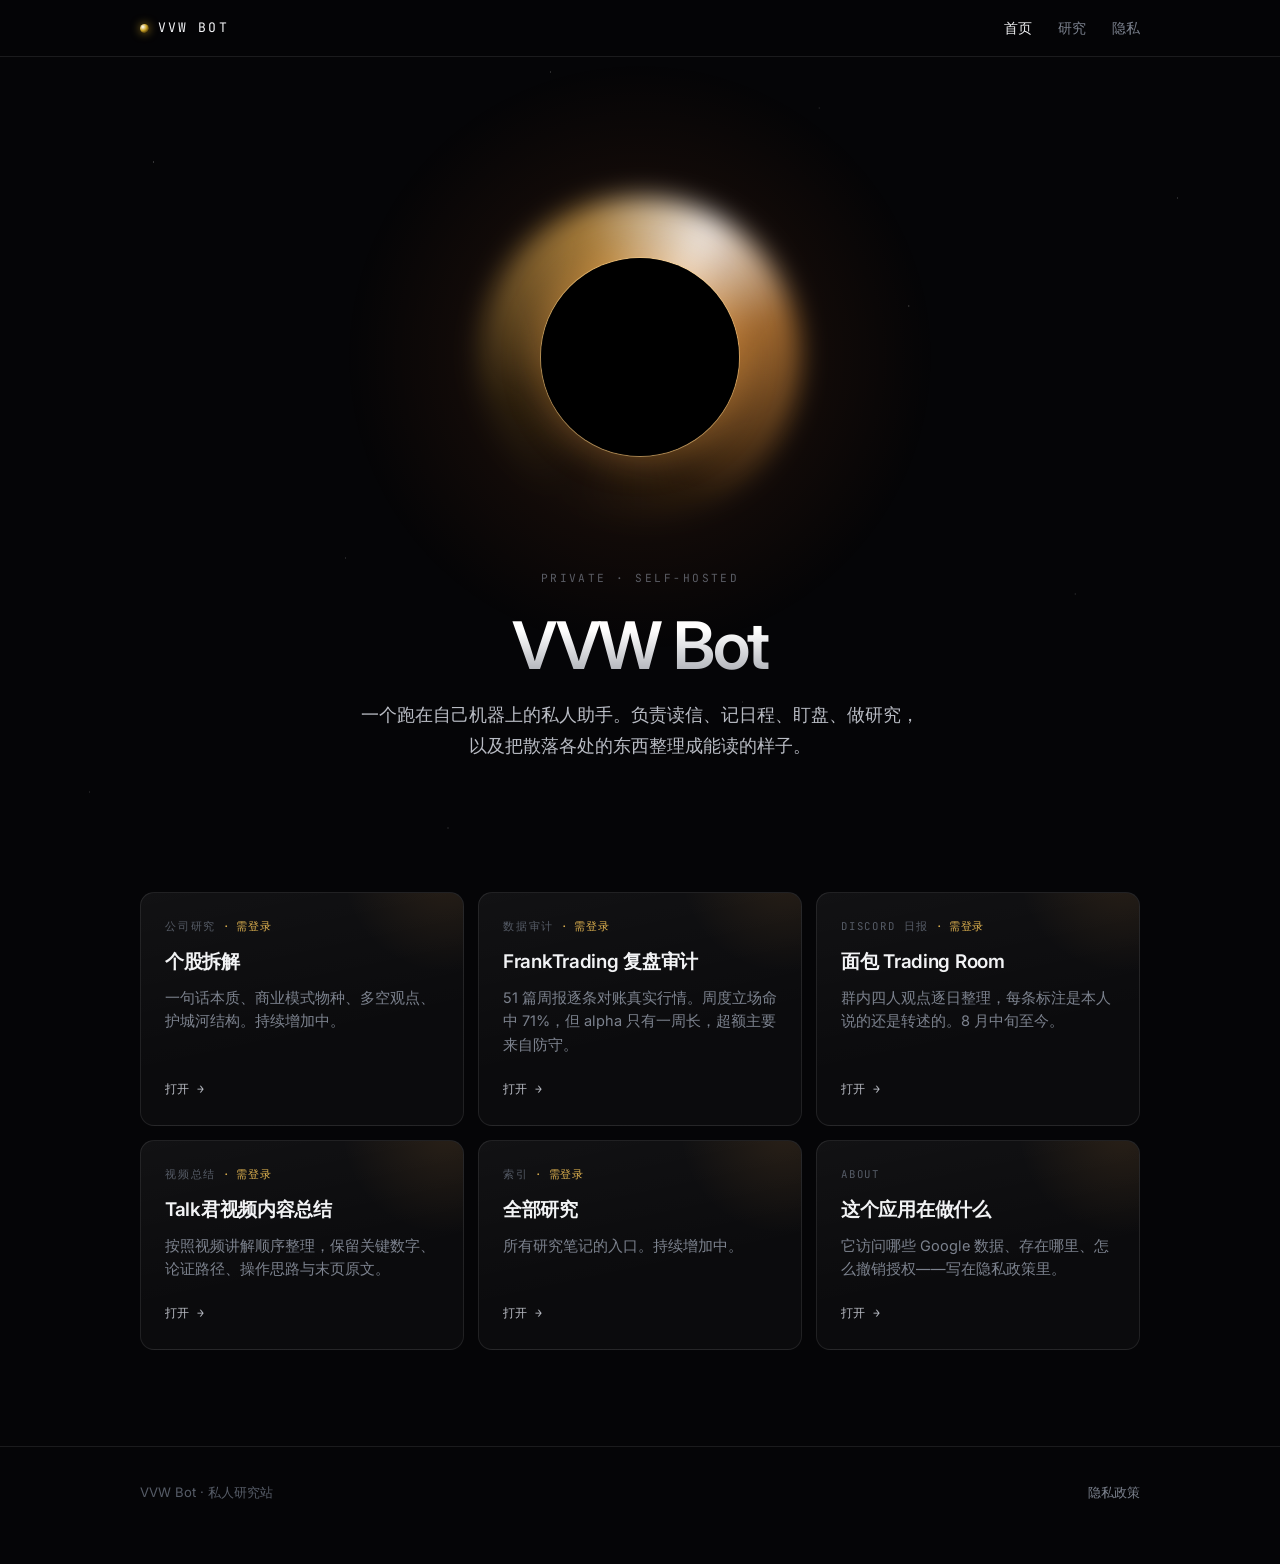
<file: public/index.html>
<!doctype html>
<html lang="zh-CN">
<head>
<meta charset="utf-8">
<meta name="viewport" content="width=device-width, initial-scale=1">
<meta name="description" content="VVW Bot — a private, self-hosted personal assistant.">
<title>VVW Bot</title>
<link rel="preconnect" href="https://fonts.googleapis.com">
<link rel="preconnect" href="https://fonts.gstatic.com" crossorigin>
<link rel="stylesheet" href="https://fonts.googleapis.com/css2?family=Inter:wght@400;500;600&family=JetBrains+Mono:wght@400;500&display=swap">
<link rel="stylesheet" href="/assets/site.css">
</head>
<body>
<div class="stars"></div>
<div class="shell">

<header class="topbar">
  <div class="wrap">
    <a class="brand" href="/"><span class="dot"></span>VVW Bot</a>
    <nav>
      <a href="/" aria-current="page">首页</a>
      <a href="/research/">研究</a>
      <a href="/privacy">隐私</a>
    </nav>
  </div>
</header>

<main>
  <section class="hero">
    <div class="wrap">
      <div class="singularity"><span class="halo-glow"></span></div>
      <div class="eyebrow">Private · Self-hosted</div>
      <h1>VVW Bot</h1>
      <p class="lede">一个跑在自己机器上的私人助手。负责读信、记日程、盯盘、做研究，
      以及把散落各处的东西整理成能读的样子。</p>
    </div>
  </section>

  <section class="wrap">
    <div class="deck">
      <a class="tile locked" href="/research/companies/">
        <span class="k">公司研究</span>
        <h3>个股拆解</h3>
        <p>一句话本质、商业模式物种、多空观点、护城河结构。持续增加中。</p>
        <span class="go">打开 →</span>
      </a>

      <a class="tile locked" href="/research/frank">
        <span class="k">数据审计</span>
        <h3>FrankTrading 复盘审计</h3>
        <p>51 篇周报逐条对账真实行情。周度立场命中 71%，但 alpha 只有一周长，超额主要来自防守。</p>
        <span class="go">打开 →</span>
      </a>

      <a class="tile locked" href="/research/tradingroom/">
        <span class="k">Discord 日报</span>
        <h3>面包 Trading Room</h3>
        <p>群内四人观点逐日整理，每条标注是本人说的还是转述的。8 月中旬至今。</p>
        <span class="go">打开 →</span>
      </a>

      <a class="tile locked" href="/research/talkjun/">
        <span class="k">视频总结</span>
        <h3>Talk君视频内容总结</h3>
        <p>按照视频讲解顺序整理，保留关键数字、论证路径、操作思路与末页原文。</p>
        <span class="go">打开 →</span>
      </a>

      <a class="tile locked" href="/research/">
        <span class="k">索引</span>
        <h3>全部研究</h3>
        <p>所有研究笔记的入口。持续增加中。</p>
        <span class="go">打开 →</span>
      </a>

      <a class="tile" href="/privacy">
        <span class="k">About</span>
        <h3>这个应用在做什么</h3>
        <p>它访问哪些 Google 数据、存在哪里、怎么撤销授权——写在隐私政策里。</p>
        <span class="go">打开 →</span>
      </a>
    </div>
  </section>
</main>

<footer class="site">
  <div class="wrap">
    <span>VVW Bot · 私人研究站</span>
    <span class="sp"><a href="/privacy">隐私政策</a></span>
  </div>
</footer>

</div>
</body>
</html>
</file>
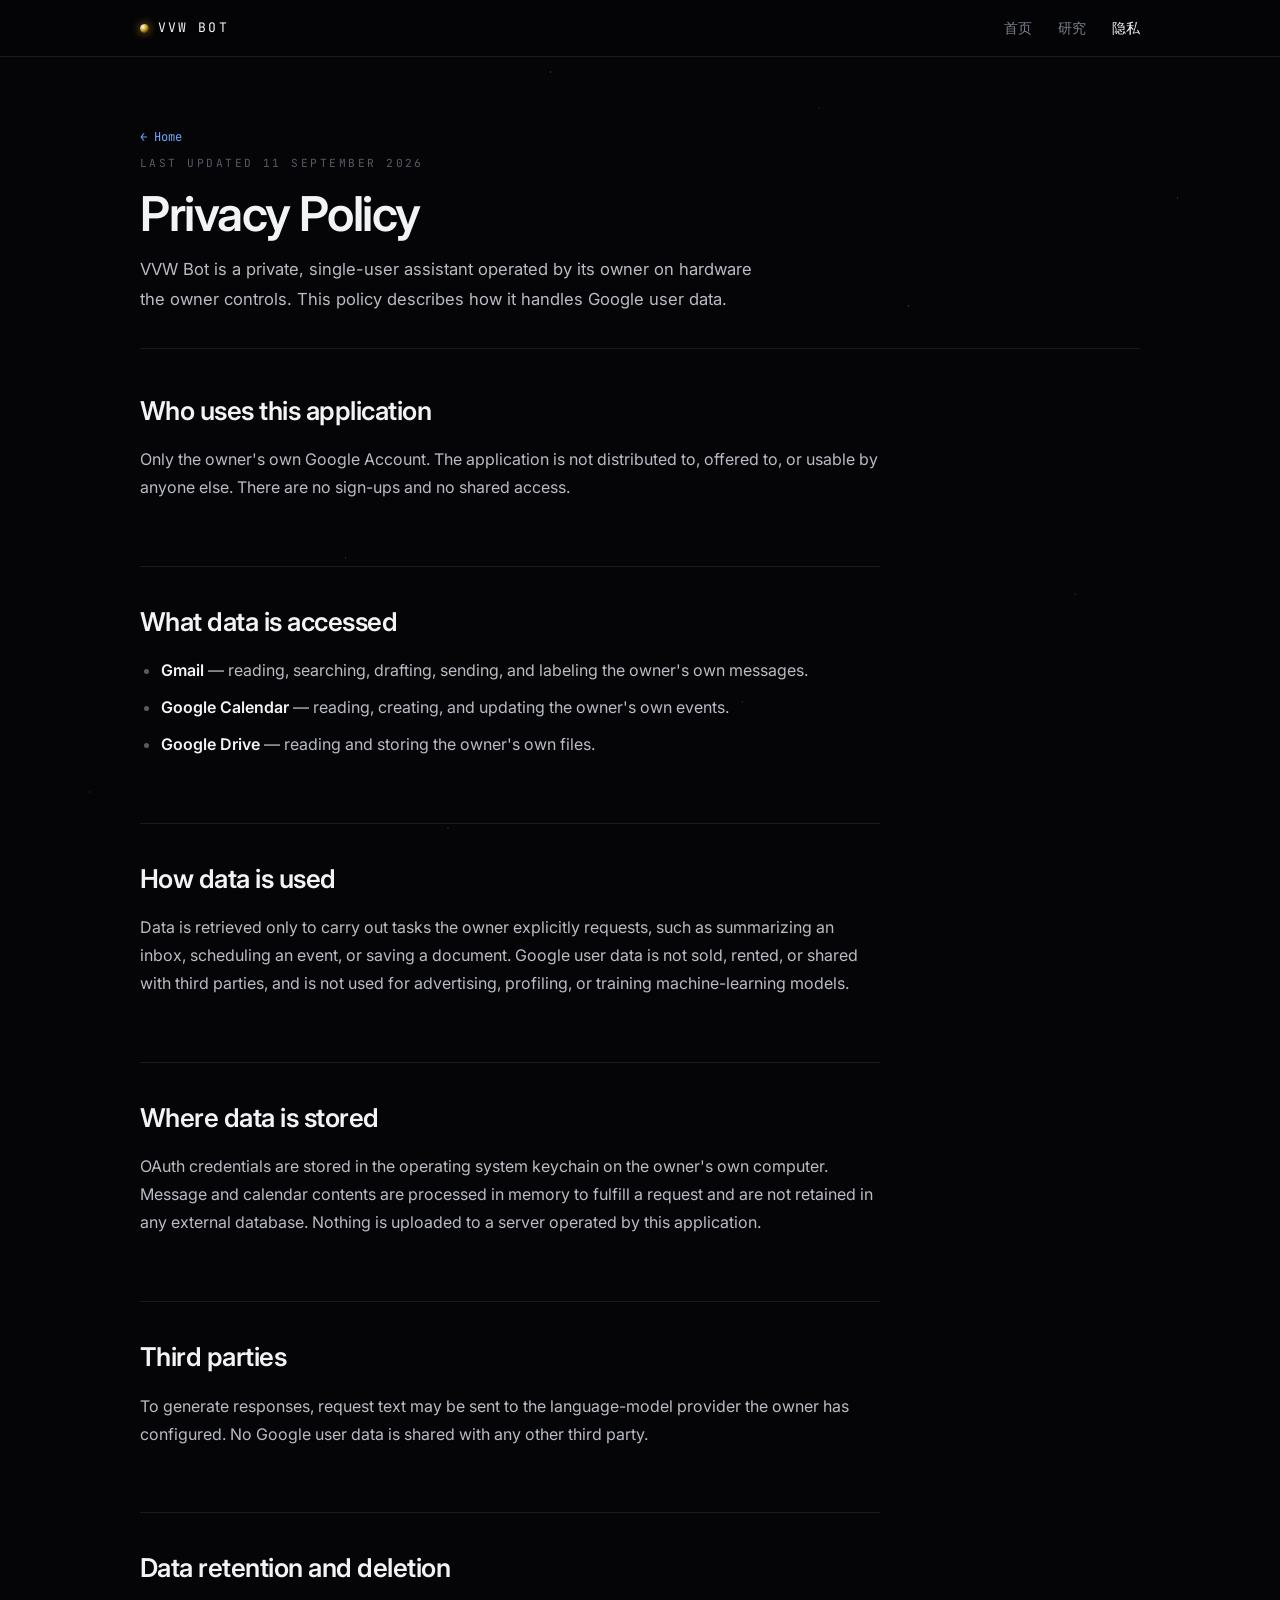
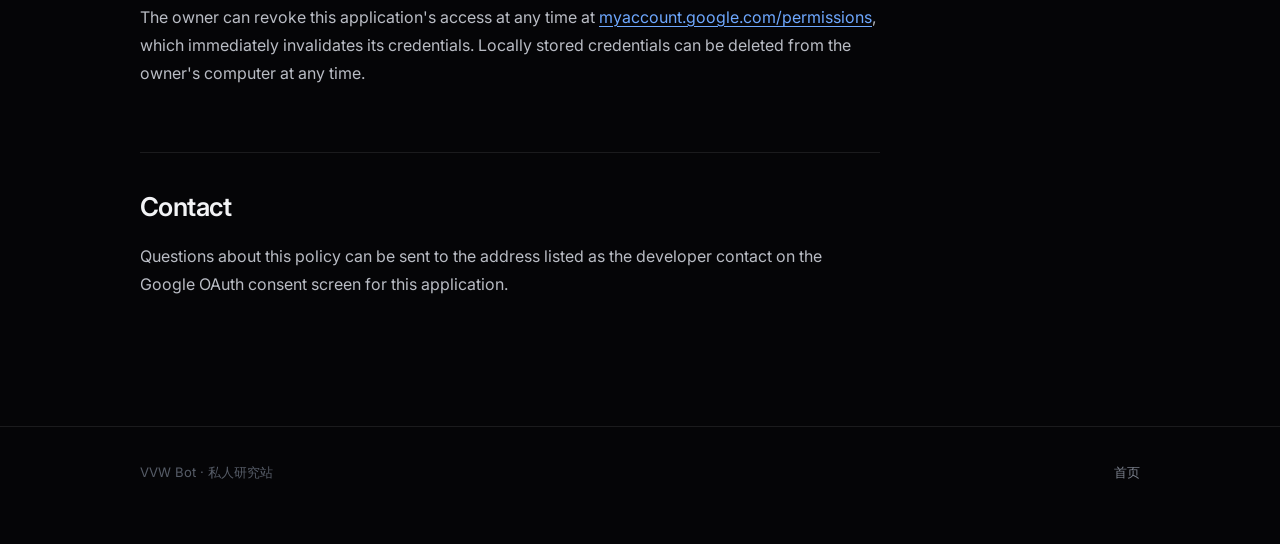
<file: public/privacy.html>
<!doctype html>
<html lang="en">
<head>
<meta charset="utf-8">
<meta name="viewport" content="width=device-width, initial-scale=1">
<meta name="description" content="Privacy policy for VVW Bot, a private single-user personal assistant.">
<title>Privacy Policy — VVW Bot</title>
<link rel="preconnect" href="https://fonts.googleapis.com">
<link rel="preconnect" href="https://fonts.gstatic.com" crossorigin>
<link rel="stylesheet" href="https://fonts.googleapis.com/css2?family=Inter:wght@400;500;600&family=JetBrains+Mono:wght@400;500&display=swap">
<link rel="stylesheet" href="/assets/site.css">
</head>
<body>
<div class="stars"></div>
<div class="shell">

<header class="topbar">
  <div class="wrap">
    <a class="brand" href="/"><span class="dot"></span>VVW Bot</a>
    <nav>
      <a href="/">首页</a>
      <a href="/research/">研究</a>
      <a href="/privacy" aria-current="page">隐私</a>
    </nav>
  </div>
</header>

<main class="doc">
  <div class="wrap">
    <div class="doc-head">
      <a class="backlink" href="/">← Home</a>
      <div class="eyebrow">Last updated 11 September 2026</div>
      <h1>Privacy Policy</h1>
      <p class="lede">VVW Bot is a private, single-user assistant operated by its owner on hardware
      the owner controls. This policy describes how it handles Google user data.</p>
    </div>

    <article>
      <h2>Who uses this application</h2>
      <p>Only the owner's own Google Account. The application is not distributed to, offered to,
      or usable by anyone else. There are no sign-ups and no shared access.</p>

      <h2>What data is accessed</h2>
      <ul>
        <li><strong>Gmail</strong> — reading, searching, drafting, sending, and labeling the owner's own messages.</li>
        <li><strong>Google Calendar</strong> — reading, creating, and updating the owner's own events.</li>
        <li><strong>Google Drive</strong> — reading and storing the owner's own files.</li>
      </ul>

      <h2>How data is used</h2>
      <p>Data is retrieved only to carry out tasks the owner explicitly requests, such as
      summarizing an inbox, scheduling an event, or saving a document. Google user data is not
      sold, rented, or shared with third parties, and is not used for advertising, profiling,
      or training machine-learning models.</p>

      <h2>Where data is stored</h2>
      <p>OAuth credentials are stored in the operating system keychain on the owner's own computer.
      Message and calendar contents are processed in memory to fulfill a request and are not
      retained in any external database. Nothing is uploaded to a server operated by this
      application.</p>

      <h2>Third parties</h2>
      <p>To generate responses, request text may be sent to the language-model provider the owner
      has configured. No Google user data is shared with any other third party.</p>

      <h2>Data retention and deletion</h2>
      <p>The owner can revoke this application's access at any time at
      <a href="https://myaccount.google.com/permissions">myaccount.google.com/permissions</a>,
      which immediately invalidates its credentials. Locally stored credentials can be deleted
      from the owner's computer at any time.</p>

      <h2>Contact</h2>
      <p>Questions about this policy can be sent to the address listed as the developer contact
      on the Google OAuth consent screen for this application.</p>
    </article>
  </div>
</main>

<footer class="site">
  <div class="wrap">
    <span>VVW Bot · 私人研究站</span>
    <span class="sp"><a href="/">首页</a></span>
  </div>
</footer>

</div>
</body>
</html>
</file>
<file: assets/site.css>
/* VVW Bot — deep space theme */

:root {
  color-scheme: dark;
  --void: #050507;
  --void-2: #0b0b10;
  --panel: rgba(255, 255, 255, 0.028);
  --panel-hi: rgba(255, 255, 255, 0.055);
  --hair: rgba(255, 255, 255, 0.09);
  --hair-2: rgba(255, 255, 255, 0.16);
  --ink: #f2f3f5;
  --ink-2: #b9bcc4;
  --muted: #7c828e;
  --faint: #565c67;
  --halo: #c9a227;
  --halo-2: #ff8a3d;
  --cool: #6ea8ff;
  --ok: #5fd39a;
  --miss: #ff7b6b;
  --warn: #e0b350;
  --sans: "Inter", -apple-system, BlinkMacSystemFont, "Segoe UI", system-ui,
    "PingFang SC", "Hiragino Sans GB", "Microsoft YaHei", sans-serif;
  --mono: "JetBrains Mono", ui-monospace, SFMono-Regular, Menlo, monospace;
}

* { box-sizing: border-box; }

html { -webkit-text-size-adjust: 100%; }

body {
  margin: 0;
  background: var(--void);
  color: var(--ink);
  font-family: var(--sans);
  font-size: 16px;
  line-height: 1.75;
  -webkit-font-smoothing: antialiased;
  overflow-x: hidden;
}

/* ---------- starfield ---------- */

.stars {
  position: fixed;
  inset: 0;
  z-index: 0;
  pointer-events: none;
  background-image:
    radial-gradient(1px 1px at 12% 18%, rgba(255,255,255,.55), transparent),
    radial-gradient(1px 1px at 27% 62%, rgba(255,255,255,.35), transparent),
    radial-gradient(1px 1px at 43% 8%,  rgba(255,255,255,.45), transparent),
    radial-gradient(1px 1px at 58% 78%, rgba(255,255,255,.30), transparent),
    radial-gradient(1px 1px at 71% 34%, rgba(255,255,255,.50), transparent),
    radial-gradient(1px 1px at 84% 66%, rgba(255,255,255,.32), transparent),
    radial-gradient(1px 1px at 92% 22%, rgba(255,255,255,.42), transparent),
    radial-gradient(1px 1px at 7% 88%,  rgba(255,255,255,.28), transparent),
    radial-gradient(1px 1px at 35% 92%, rgba(255,255,255,.36), transparent),
    radial-gradient(1px 1px at 64% 12%, rgba(255,255,255,.26), transparent);
  opacity: .7;
}

/* ---------- shell ---------- */

.shell { position: relative; z-index: 1; }

.wrap {
  max-width: 1080px;
  margin: 0 auto;
  padding-inline: clamp(18px, 5vw, 40px);
}

.col { max-width: 72ch; }

/* ---------- top bar ---------- */

.topbar {
  position: sticky;
  top: 0;
  z-index: 20;
  backdrop-filter: blur(14px);
  background: rgba(5, 5, 7, 0.72);
  border-bottom: 1px solid var(--hair);
}
.topbar .wrap {
  display: flex;
  align-items: center;
  gap: 18px;
  height: 56px;
}
.brand {
  display: inline-flex;
  align-items: center;
  gap: 9px;
  font-family: var(--mono);
  font-size: .82rem;
  letter-spacing: .16em;
  text-transform: uppercase;
  color: var(--ink);
  text-decoration: none;
  white-space: nowrap;
}
.brand .dot {
  width: 9px; height: 9px; border-radius: 50%;
  background: radial-gradient(circle at 32% 32%, #fff, var(--halo) 42%, #3b2a05 78%, #000 100%);
  box-shadow: 0 0 10px rgba(201,162,39,.75);
  flex: none;
}
.topbar nav {
  margin-left: auto;
  display: flex;
  gap: clamp(12px, 3vw, 26px);
  font-size: .87rem;
  min-width: 0;
}
.topbar nav a { color: var(--muted); text-decoration: none; white-space: nowrap; }
.topbar nav a:hover, .topbar nav a[aria-current] { color: var(--ink); }

/* ---------- hero ---------- */

.hero {
  position: relative;
  padding-block: clamp(64px, 13vw, 140px) clamp(48px, 9vw, 96px);
  text-align: center;
  overflow: hidden;
}

.singularity {
  position: relative;
  width: min(320px, 62vw);
  aspect-ratio: 1;
  margin: 0 auto clamp(28px, 5vw, 52px);
  max-width: 100%;
}
.singularity::before {
  /* accretion disk */
  content: "";
  position: absolute;
  inset: 0;
  border-radius: 50%;
  background: conic-gradient(
    from 210deg,
    rgba(255,138,61,0) 0deg,
    rgba(201,162,39,.10) 42deg,
    rgba(255,196,92,.62) 128deg,
    rgba(255,255,255,.92) 178deg,
    rgba(255,168,74,.58) 224deg,
    rgba(140,90,20,.14) 308deg,
    rgba(255,138,61,0) 360deg
  );
  filter: blur(13px);
  animation: spin 34s linear infinite;
}
.singularity::after {
  /* event horizon */
  content: "";
  position: absolute;
  inset: 19%;
  border-radius: 50%;
  background: #000;
  box-shadow:
    0 0 0 1px rgba(255, 214, 140, .5),
    0 0 34px 6px rgba(255, 168, 74, .30),
    inset 0 0 42px 8px rgba(0, 0, 0, 1);
}
.halo-glow {
  position: absolute;
  inset: -46%;
  border-radius: 50%;
  background: radial-gradient(circle, rgba(255,160,60,.15), rgba(255,120,40,.05) 42%, transparent 68%);
  pointer-events: none;
}

@keyframes spin { to { transform: rotate(360deg); } }
@media (prefers-reduced-motion: reduce) {
  .singularity::before { animation: none; }
}

.eyebrow {
  font-family: var(--mono);
  font-size: .7rem;
  letter-spacing: .22em;
  text-transform: uppercase;
  color: var(--faint);
}
.hero h1 {
  font-size: clamp(2.3rem, 7vw, 4.1rem);
  font-weight: 600;
  letter-spacing: -.035em;
  line-height: 1.04;
  margin: .34em 0 .3em;
  background: linear-gradient(180deg, #fff 28%, #8d9099 118%);
  -webkit-background-clip: text;
  background-clip: text;
  color: transparent;
  text-wrap: balance;
}
.hero .lede {
  color: var(--ink-2);
  font-size: clamp(1rem, 2.1vw, 1.13rem);
  max-width: 52ch;
  margin: 0 auto;
  text-wrap: pretty;
}

/* ---------- nav cards ---------- */

.deck {
  display: grid;
  grid-template-columns: repeat(auto-fit, minmax(250px, 1fr));
  gap: 14px;
  padding-block: clamp(18px, 4vw, 34px) clamp(52px, 9vw, 96px);
}

.tile {
  position: relative;
  display: flex;
  flex-direction: column;
  gap: 9px;
  padding: 24px 24px 26px;
  border: 1px solid var(--hair);
  border-radius: 14px;
  background: linear-gradient(168deg, var(--panel-hi), var(--panel) 62%);
  text-decoration: none;
  color: inherit;
  overflow: hidden;
  transition: border-color .2s ease, transform .2s ease, background .2s ease;
}
.tile:hover {
  border-color: var(--hair-2);
  transform: translateY(-2px);
  background: linear-gradient(168deg, rgba(255,255,255,.075), var(--panel) 62%);
}
.tile::after {
  content: "";
  position: absolute;
  top: -60%; right: -30%;
  width: 70%; aspect-ratio: 1;
  border-radius: 50%;
  background: radial-gradient(circle, rgba(255,170,70,.11), transparent 66%);
  pointer-events: none;
}
.tile .k {
  font-family: var(--mono);
  font-size: .67rem;
  letter-spacing: .17em;
  text-transform: uppercase;
  color: var(--faint);
}
.tile h3 {
  margin: 0;
  font-size: 1.18rem;
  font-weight: 600;
  letter-spacing: -.015em;
}
.tile p {
  margin: 0;
  color: var(--muted);
  font-size: .91rem;
  line-height: 1.62;
}
.tile .go {
  margin-top: auto;
  padding-top: 12px;
  font-family: var(--mono);
  font-size: .73rem;
  color: var(--ink-2);
  letter-spacing: .04em;
}
.tile.locked .k::after {
  content: " · 需登录";
  color: var(--warn);
  letter-spacing: .06em;
}

/* ---------- long-form article ---------- */

.doc { padding-block: clamp(34px, 6vw, 64px) clamp(60px, 10vw, 110px); }

.doc-head {
  padding-bottom: clamp(22px, 4vw, 34px);
  margin-bottom: clamp(30px, 5vw, 46px);
  border-bottom: 1px solid var(--hair);
}
.doc-head h1 {
  font-size: clamp(1.95rem, 5vw, 3rem);
  font-weight: 600;
  letter-spacing: -.03em;
  line-height: 1.08;
  margin: .3em 0 .32em;
  text-wrap: balance;
}
.doc-head .lede {
  color: var(--ink-2);
  max-width: 62ch;
  margin: 0;
  font-size: 1.04rem;
  text-wrap: pretty;
}

.doc article { max-width: 74ch; }
.doc article > * { max-width: 100%; }

.doc h2 {
  font-size: clamp(1.34rem, 3vw, 1.62rem);
  font-weight: 600;
  letter-spacing: -.02em;
  line-height: 1.25;
  margin: 2.5em 0 .7em;
  padding-top: 1.5em;
  border-top: 1px solid var(--hair);
  text-wrap: balance;
}
.doc article > h2:first-child { margin-top: 0; padding-top: 0; border-top: 0; }
.doc h3 {
  font-size: 1.1rem;
  font-weight: 600;
  letter-spacing: -.01em;
  margin: 2em 0 .55em;
  color: var(--ink);
}
.doc h4 {
  font-family: var(--mono);
  font-size: .78rem;
  letter-spacing: .13em;
  text-transform: uppercase;
  color: var(--muted);
  font-weight: 500;
  margin: 1.7em 0 .5em;
}
.doc p { margin: 0 0 1.15em; color: var(--ink-2); text-wrap: pretty; }
.doc strong { color: var(--ink); font-weight: 600; }
.doc em { color: var(--ink); font-style: italic; }
.doc a { color: var(--cool); text-underline-offset: 3px; }

.doc ul, .doc ol { margin: 0 0 1.3em; padding-left: 1.3em; color: var(--ink-2); }
.doc li { margin-bottom: .55em; }
.doc li::marker { color: var(--faint); }

.doc blockquote {
  margin: 0 0 1.5em;
  padding: 16px 20px;
  border-left: 2px solid var(--halo);
  border-radius: 0 10px 10px 0;
  background: rgba(201, 162, 39, .05);
  color: var(--ink-2);
  font-size: .95rem;
}
.doc blockquote p:last-child { margin-bottom: 0; }

.doc code {
  font-family: var(--mono);
  font-size: .87em;
  background: rgba(255,255,255,.06);
  border: 1px solid var(--hair);
  border-radius: 4px;
  padding: .08em .38em;
  color: var(--ink);
}
.doc pre {
  background: var(--void-2);
  border: 1px solid var(--hair);
  border-radius: 10px;
  padding: 16px 18px;
  overflow-x: auto;
  font-family: var(--mono);
  font-size: .82rem;
  line-height: 1.62;
  color: var(--ink-2);
  margin: 0 0 1.4em;
}
.doc pre code { background: none; border: 0; padding: 0; font-size: inherit; }

.doc hr {
  border: 0;
  border-top: 1px solid var(--hair);
  margin: 2.4em 0;
}

/* tables */
.doc table {
  border-collapse: collapse;
  width: 100%;
  font-size: .86rem;
  margin: 0;
  min-width: 520px;
}
.doc .tablewrap {
  overflow-x: auto;
  border: 1px solid var(--hair);
  border-radius: 10px;
  margin: 0 0 1.5em;
  background: var(--panel);
}
.doc th, .doc td {
  padding: 9px 14px;
  text-align: left;
  border-bottom: 1px solid var(--hair);
  vertical-align: top;
}
.doc thead th {
  font-family: var(--mono);
  font-size: .68rem;
  letter-spacing: .1em;
  text-transform: uppercase;
  color: var(--muted);
  font-weight: 500;
  white-space: nowrap;
  background: rgba(255,255,255,.03);
}
.doc tbody tr:last-child td { border-bottom: 0; }
.doc td { color: var(--ink-2); }

/* stat row */
.stats {
  display: grid;
  grid-template-columns: repeat(auto-fit, minmax(160px, 1fr));
  gap: 12px;
  margin: 0 0 2em;
}
.stat {
  border: 1px solid var(--hair);
  border-radius: 12px;
  background: var(--panel);
  padding: 17px 18px;
}
.stat .k {
  font-family: var(--mono);
  font-size: 1.7rem;
  font-weight: 500;
  line-height: 1;
  letter-spacing: -.02em;
  font-variant-numeric: tabular-nums;
}
.stat .lab { font-size: .78rem; color: var(--muted); margin-top: 8px; line-height: 1.5; }
.stat.pos .k { color: var(--ok); }
.stat.neg .k { color: var(--miss); }
.stat.acc .k { color: var(--warn); }

/* index list */
.rows { border-top: 1px solid var(--hair); margin: 0 0 2em; }
.row {
  display: flex;
  align-items: baseline;
  gap: 16px;
  padding: 15px 4px;
  border-bottom: 1px solid var(--hair);
  text-decoration: none;
  color: inherit;
  transition: background .16s ease, padding .16s ease;
}
.row:hover { background: rgba(255,255,255,.028); padding-inline: 10px 4px; }
.row .d {
  font-family: var(--mono);
  font-size: .82rem;
  color: var(--warn);
  white-space: nowrap;
  flex: none;
  font-variant-numeric: tabular-nums;
}
.row .t {
  color: var(--ink-2);
  font-size: .93rem;
  min-width: 0;
  overflow: hidden;
  text-overflow: ellipsis;
  white-space: nowrap;
}
.row:hover .t { color: var(--ink); }
.row .n {
  margin-left: auto;
  font-family: var(--mono);
  font-size: .72rem;
  color: var(--faint);
  white-space: nowrap;
  flex: none;
}
.tr-chips { display: flex; gap: 6px; flex: none; }
.tr-chip {
  font-size: .78rem;
  color: var(--ink-2);
  background: var(--panel);
  border: 1px solid var(--hair);
  border-radius: 999px;
  padding: 3px 11px;
  text-decoration: none;
  white-space: nowrap;
  transition: background .16s ease, color .16s ease;
}
.tr-chip:hover { background: var(--panel-hi); color: var(--ink); }

/* abstract card — sits at the top of every long-form research page */
.abstract {
  display: flex;
  gap: 14px;
  align-items: flex-start;
  border: 1px solid var(--hair);
  border-radius: 12px;
  background: linear-gradient(168deg, var(--panel-hi), var(--panel) 70%);
  padding: 18px 20px;
  margin: 0 0 2.2em;
}
.abstract .ico {
  flex: none;
  width: 30px; height: 30px;
  border-radius: 50%;
  margin-top: 2px;
  background: radial-gradient(circle at 32% 32%, #fff, var(--halo) 42%, #3b2a05 78%, #000 100%);
  box-shadow: 0 0 10px rgba(201,162,39,.55);
}
.abstract .body p {
  margin: 0;
  color: var(--ink-2);
  font-size: .97rem;
  line-height: 1.65;
}
.abstract .lbl {
  display: block;
  font-family: var(--mono);
  font-size: .66rem;
  letter-spacing: .16em;
  text-transform: uppercase;
  color: var(--warn);
  margin-bottom: 6px;
}

/* callout */
.note {
  border: 1px solid var(--hair);
  border-left: 2px solid var(--cool);
  border-radius: 0 10px 10px 0;
  background: rgba(110, 168, 255, .05);
  padding: 16px 19px;
  margin: 0 0 1.5em;
}
.note.warn { border-left-color: var(--warn); background: rgba(224, 179, 80, .055); }
.note .t {
  font-family: var(--mono);
  font-size: .68rem;
  letter-spacing: .14em;
  text-transform: uppercase;
  color: var(--muted);
  margin-bottom: 7px;
}
.note p { margin: 0 0 .7em; font-size: .93rem; }
.note p:last-child { margin-bottom: 0; }

/* ---------- footer ---------- */

footer.site {
  border-top: 1px solid var(--hair);
  padding-block: 34px 60px;
  color: var(--faint);
  font-size: .82rem;
}
footer.site .wrap { display: flex; flex-wrap: wrap; gap: 8px 22px; align-items: center; }
footer.site a { color: var(--muted); text-decoration: none; }
footer.site a:hover { color: var(--ink-2); }
footer.site .sp { margin-left: auto; }

.backlink {
  display: inline-block;
  font-family: var(--mono);
  font-size: .76rem;
  color: var(--muted);
  text-decoration: none;
  margin-bottom: 6px;
}
.backlink:hover { color: var(--ink); }
</file>
